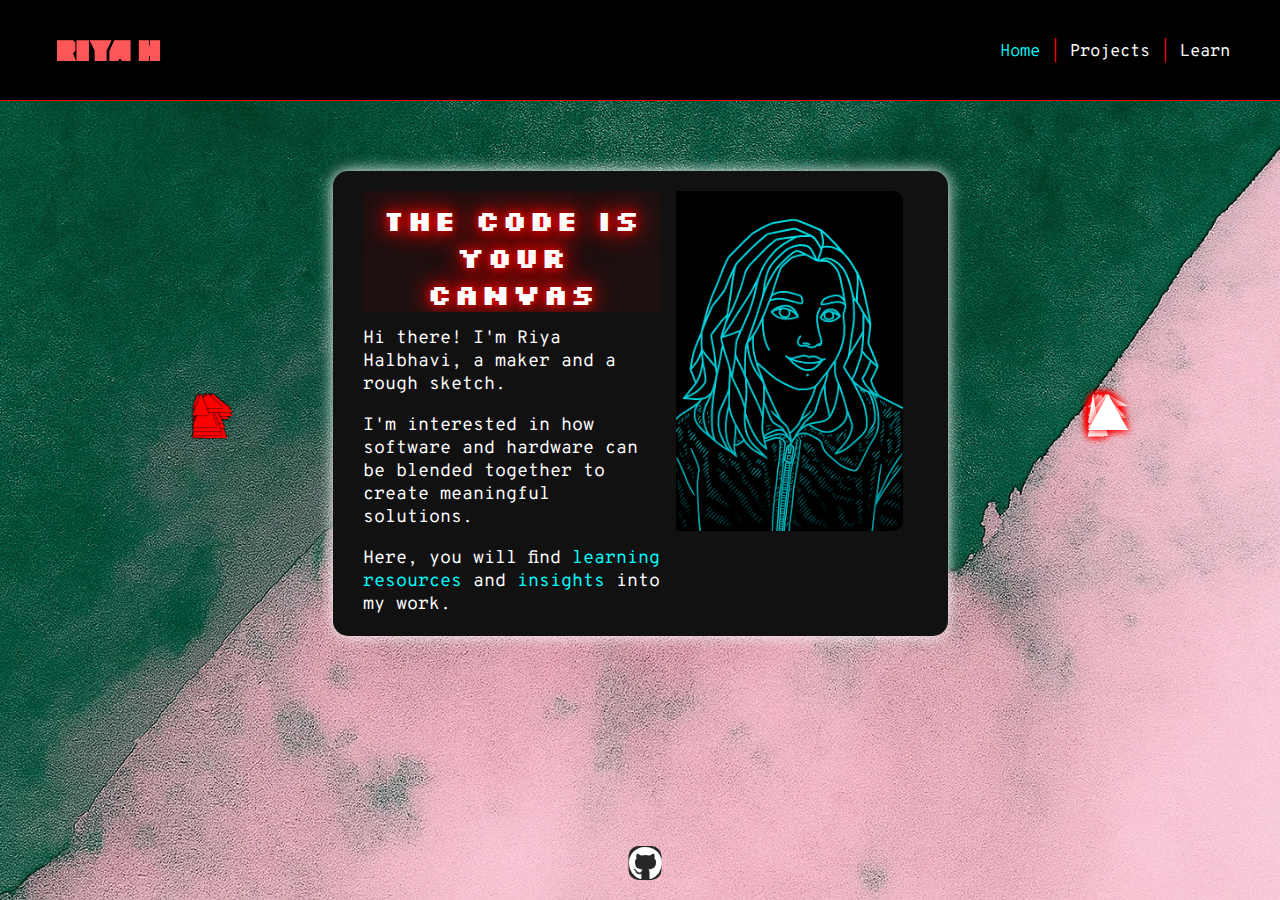
<file: index.html>
<!DOCTYPE html>
<html lang="en">
<head>
  <meta charset="UTF-8" />
  <meta name="viewport" content="width=device-width, initial-scale=1.0"/>
  <meta name="description" content="Riya Halbhavi's site | ">
  <title>Riya h | Dev x design</title>
  <meta name="google-site-verification" content="j-JDQ1V-xYaWhueZ4_6TTiJwYQkZ6MHaQRtOAptjJJo" />
  <meta name="msvalidate.01" content="3E5A7800F766EAC5F9D06BF8523C2061" />
  <link rel="stylesheet" href="https://cdnjs.cloudflare.com/ajax/libs/font-awesome/6.0.0-beta3/css/all.min.css">
  <link rel="preconnect" href="https://fonts.googleapis.com">
  <link rel="preconnect" href="https://fonts.gstatic.com" crossorigin>
  <link href="https://fonts.googleapis.com/css2?family=Overpass+Mono:wght@300..700&display=swap" rel="stylesheet">
  <link href="https://fonts.googleapis.com/css2?family=Titillium+Web:ital,wght@0,200;0,300;0,400;0,600;0,700;0,900;1,200;1,300;1,400;1,600;1,700&display=swap" rel="stylesheet">
  <link href="https://fonts.googleapis.com/css2?family=Silkscreen:wght@700&display=swap" rel="stylesheet">
  <link rel="stylesheet" href="styles/styles.css">
  <link rel="icon" href="styles/rh.png" type="image/png">
  <style> 
    body {
      margin: 0;
      color: white;
    }
    #cursor-trail-container {
      position: fixed;
      top: 0;
      left: 0;
      pointer-events: none;
      z-index: 10000;
    }
    .topbar {
      display: flex;
      justify-content: space-between;
      align-items: center;
      padding: 10px 20px;
      background: black;
    }
    .topbar .header {
      align-items: left;
      margin-left: 35px;
    }
    .topbar .menu {
      display: flex;
      gap: 10px;
      font-family: 'Overpass Mono', monospace;
      margin-right: 70px;
    }
    .topbar .menu a {
      color: white;
      text-decoration: none;
    }
    .topbar .menu span {
      color: red;
    }
    .social-icons a {
      color: white;
      margin-left: 10px;
      text-decoration: none;
    }

    .canvasred, .canvasblack, .canvaswhite, .canvasred2 {
      width: 240px;
      height: 240px;
      position: relative;
      background-color: transparent;
    }
    .trianglered, .triangleblack, .trianglewhite, .trianglered2 {
      position: absolute;
      width: 0;
      height: 0;
      animation: pulse1 5s ease-in-out infinite;
      transition: color 0.4s ease;
    }
    .trianglered {
      filter: drop-shadow(0 0 1px black);
    }
    .triangleblack {
      filter: drop-shadow(0 0 1px white);
      animation: pulse2 5s ease-in-out infinite;
      border-left: 12px solid transparent;
      border-right: 12px solid transparent;
      border-bottom: 24px solid black;
    }
    .trianglewhite {
      border-left: 12px solid transparent;
      border-right: 12px solid transparent;
      border-bottom: 24px solid white;
      filter: drop-shadow(0 0 4px red);
      animation: pulse2 5s ease-in-out infinite;
    }

    .trianglered2 {
      filter: drop-shadow(0 0 1px white);
      animation: pulse2 5s ease-in-out infinite;
    }
    @keyframes pulse1 {
      0%, 100% { transform: translate(var(--x), var(--y)) rotate(var(--r)) scale(1); }
      50% { transform: translate(calc(var(--x) * 0.6), calc(var(--y) * 0.6)) rotate(var(--r)) scale(1.1); }
    }
    @keyframes pulse2 {
      0%, 100% { transform: translate(var(--x), var(--y)) rotate(var(--r)) scale(1); }
      50% { transform: translate(calc(var(--x) * 0.6), calc(var(--y) * 0.6)) rotate(var(--r)) scale(1.1); }
    }
  </style>
</head>

<body>
<div id="cursor-trail-container"></div>
<div class="topbar">
  <div class="header" style="display: flex; align-items: center;">
    <a href="index.html">
      <img src="styles/banner.png" alt="Logo" style="height: 80px; display: block;" />
    </a>
  </div>
  <div class="menu">
    <a href="index.html"><span style="color: cyan";>Home</span></a><span>|</span>
    <a href="projects.html">Projects</a><span>|</span>
    <a href="learn.html">Learn</a>
  </div>
  <div class="social-icons">
    <a href="https://github.com/rh3nium" target="_blank" class="fab fa-github"></a>
  </div>
</div>
<br><br>
<div class="hero-flex-container">
    <div class="canvasred2" id="canvasred2"></div>
    <div class="center-box">
      <div class="text-content">
        <div class="glitch-wrapper">
          <div class="scanline">
            <div class="glitch small-glitch" data-text="The Code is Your Canvas" aria-hidden="true">The Code is Your Canvas</div>
          </div>
          </div>
        <p>Hi there! I'm Riya Halbhavi, a maker and a rough sketch.</p><br>
        <p>I'm interested in how software and hardware can be blended together to create meaningful solutions.</p><br>
        <p>Here, you will find <span style="color: aqua;">learning resources</span> and <span style="color: aqua;">insights</span> into my work.</p>
      </div>
      <div class="right-section">
        <img src="styles/99.png" alt="abt" />
      </div>
    </div>
    <div class="canvaswhite" id="canvaswhite"></div>
</div>

<script>
  function spawnTriangles(canvasId, className, color) {
    const canvas = document.getElementById(canvasId);
    const canvasSize = 200;
    const center = canvasSize / 2;
    const scaleFactor = 1.1;

    for (let i = 0; i < 25; i++) {
      const tri = document.createElement('div');
      tri.className = className;

      const base = Math.floor(Math.random() * 32) + 10;
      const height = Math.floor(Math.random() * 33) + 12;

      tri.style.borderLeft = `${base / 2}px solid transparent`;
      tri.style.borderRight = `${base / 2}px solid transparent`;
      tri.style.borderBottom = `${height}px solid ${color}`;

      const maxOffsetX = center - (base / 2) * scaleFactor;
      const maxOffsetY = center - height * scaleFactor;

      const offsetX = Math.random() * (maxOffsetX * 2) - maxOffsetX;
      const offsetY = Math.random() * (maxOffsetY * 2) - maxOffsetY;
      const rotation = Math.floor(Math.random() * 360);

      tri.style.setProperty('--x', `${offsetX}px`);
      tri.style.setProperty('--y', `${offsetY}px`);
      tri.style.setProperty('--r', `${rotation}deg`);

      tri.style.left = '50%';
      tri.style.top = '50%';

      canvas.appendChild(tri);
    }
  }

  spawnTriangles('canvasred2', 'trianglered', 'red');
  spawnTriangles('canvaswhite', 'trianglewhite', 'white');
</script>

<script>
  const trailContainer = document.getElementById('cursor-trail-container');

  document.addEventListener('mousemove', (e) => {
    const triangle = document.createElement('div');
    triangle.className = 'trianglewhite';
    triangle.style.left = `${e.clientX}px`;
    triangle.style.top = `${e.clientY}px`;
    triangle.style.position = 'absolute';

    trailContainer.appendChild(triangle);

    setTimeout(() => {
      triangle.style.opacity = '0';
    }, 100);

    setTimeout(() => {
      triangle.remove();
    }, 1000);
  });
</script>

</body>
</html>
</file>
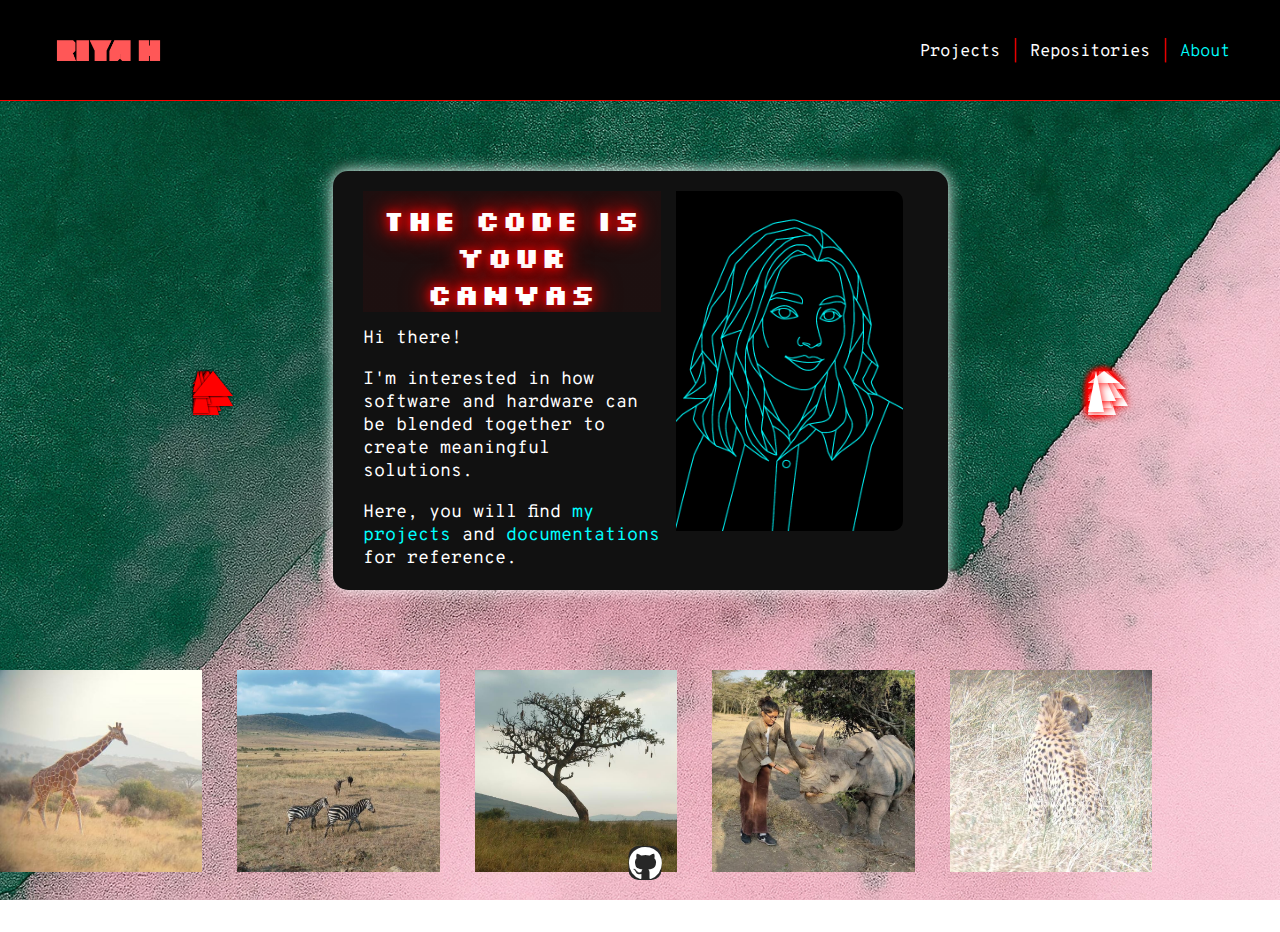
<file: about.html>
<!DOCTYPE html>
<html lang="en">
<head>
    <meta charset="UTF-8" />
    <meta name="viewport" content="width=device-width, initial-scale=1.0" />
    <title>About | Riya Halbhavi</title>

    <link rel="stylesheet" href="https://cdnjs.cloudflare.com/ajax/libs/font-awesome/6.0.0-beta3/css/all.min.css">
    <link rel="preconnect" href="https://fonts.googleapis.com">
    <link rel="preconnect" href="https://fonts.gstatic.com" crossorigin>
    <link href="https://fonts.googleapis.com/css2?family=Overpass+Mono:wght@300..700&display=swap" rel="stylesheet">
    <link href="https://fonts.googleapis.com/css2?family=Titillium+Web:ital,wght@0,200;0,300;0,400;0,600;0,700;0,900;1,200;1,300;1,400;1,600;1,700&display=swap" rel="stylesheet">
    <link href="https://fonts.googleapis.com/css2?family=Silkscreen:wght@700&display=swap" rel="stylesheet">
    <link rel="stylesheet" href="styles/styles.css">
    <link rel="icon" href="styles/rh.png" type="image/png">

    <style>
        body {
            margin: 0;
            color: white;
        }

        #cursor-trail-container {
            position: fixed;
            top: 0;
            left: 0;
            pointer-events: none;
            z-index: 10000;
        }

        .topbar {
            display: flex;
            justify-content: space-between;
            align-items: center;
            padding: 10px 20px;
            background: black;
        }

        .topbar .header {
            align-items: left;
            margin-left: 35px;
        }

        .topbar .menu {
            display: flex;
            gap: 10px;
            font-family: 'Overpass Mono', monospace;
            margin-right: 70px;
        }

        .topbar .menu a {
            color: white;
            text-decoration: none;
        }

        .topbar .menu span {
            color: red;
        }

        .social-icons a {
            color: white;
            margin-left: 10px;
            text-decoration: none;
        }

        .canvasred, .canvasblack, .canvaswhite, .canvasred2 {
            width: 240px;
            height: 240px;
            position: relative;
            background-color: transparent;
        }

        .trianglered, .triangleblack, .trianglewhite, .trianglered2 {
            position: absolute;
            width: 0;
            height: 0;
            animation: pulse1 5s ease-in-out infinite;
            transition: color 0.4s ease;
        }

        .trianglered {
            filter: drop-shadow(0 0 1px black);
        }

        .triangleblack {
            filter: drop-shadow(0 0 1px white);
            animation: pulse2 5s ease-in-out infinite;
            border-left: 12px solid transparent;
            border-right: 12px solid transparent;
            border-bottom: 24px solid black;
        }

        .trianglewhite {
            border-left: 12px solid transparent;
            border-right: 12px solid transparent;
            border-bottom: 24px solid white;
            filter: drop-shadow(0 0 4px red);
            animation: pulse2 5s ease-in-out infinite;
        }

        .trianglered2 {
            filter: drop-shadow(0 0 1px white);
            animation: pulse2 5s ease-in-out infinite;
        }

        @keyframes pulse1 {
            0%, 100% {
                transform: translate(var(--x), var(--y)) rotate(var(--r)) scale(1);
            }
            50% {
                transform: translate(calc(var(--x) * 0.6), calc(var(--y) * 0.6)) rotate(var(--r)) scale(1.1);
            }
        }

        @keyframes pulse2 {
            0%, 100% {
                transform: translate(var(--x), var(--y)) rotate(var(--r)) scale(1);
            }
            50% {
                transform: translate(calc(var(--x) * 0.6), calc(var(--y) * 0.6)) rotate(var(--r)) scale(1.1);
            }
        }

        .photo-grid {
            display: grid;
            grid-template-columns: repeat(auto-fit, minmax(200px, 1fr));
            gap: 35px;
            justify-items: center;
            align-items: center;
            margin: 60px 0;
            width: 90%;
        }

        .photo-grid img {
            width: 100%;
            aspect-ratio: 1 / 1;
            object-fit: cover;
            transition: transform 0.3s ease;
        }

        .photo-grid img:hover {
            transform: scale(1.05);
        }
    </style>
</head>
<body>

    <div id="cursor-trail-container"></div>

    <div class="topbar">
        <div class="header" style="display: flex; align-items: center;">
            <a href="index.html">
                <img src="styles/banner.png" alt="Logo" style="height: 80px; display: block;" />
            </a>
        </div>
        <div class="menu">
            <a href="index.html">Projects</a><span style="color: red">|</span>
            <a href="repos.html">Repositories</a><span style="color: red">|</span>
            <a href="about.html"><span style="color: cyan;">About</span></a>
        </div>
        <div class="social-icons">
            <a href="https://github.com/rh3nium" target="_blank" class="fab fa-github"></a>
        </div>
    </div>

    <br><br>

    <div class="hero-flex-container">
        <div class="canvasred2" id="canvasred2"></div>

        <div class="center-box">
            <div class="text-content">
                <div class="glitch-wrapper">
                    <div class="scanline">
                        <div class="glitch small-glitch" data-text="The Code is Your Canvas" aria-hidden="true">
                            The Code is Your Canvas
                        </div>
                    </div>
                </div>

                <p>Hi there!</p><br>
                <p>I'm interested in how software and hardware can be blended together to create meaningful solutions.</p><br>
                <p>Here, you will find <span style="color: aqua;">my projects</span> and <span style="color: aqua;">documentations</span> for reference.</p>
            </div>

            <div class="right-section">
                <img src="styles/8897.png" alt="abt" />
            </div>
        </div>

        <div class="canvaswhite" id="canvaswhite"></div>
    </div>

    <!-- Photo Grid -->
    <div class="photo-grid">
        <img src="img/pic1.jpeg" alt="Photo 1">
        <img src="img/pic2.jpeg" alt="Photo 2">
        <img src="img/pic3.jpeg" alt="Photo 3">
        <img src="img/pic4.jpeg" alt="Photo 4">
        <img src="img/pic5.jpeg" alt="Photo 5">
    </div>

    <script>
        function spawnTriangles(canvasId, className, color) {
            const canvas = document.getElementById(canvasId);
            const canvasSize = 200;
            const center = canvasSize / 2;
            const scaleFactor = 1.1;

            for (let i = 0; i < 25; i++) {
                const tri = document.createElement('div');
                tri.className = className;

                const base = Math.floor(Math.random() * 32) + 10;
                const height = Math.floor(Math.random() * 33) + 12;

                tri.style.borderLeft = `${base / 2}px solid transparent`;
                tri.style.borderRight = `${base / 2}px solid transparent`;
                tri.style.borderBottom = `${height}px solid ${color}`;

                const maxOffsetX = center - (base / 2) * scaleFactor;
                const maxOffsetY = center - height * scaleFactor;
                const offsetX = Math.random() * (maxOffsetX * 2) - maxOffsetX;
                const offsetY = Math.random() * (maxOffsetY * 2) - maxOffsetY;
                const rotation = Math.floor(Math.random() * 360);

                tri.style.setProperty('--x', `${offsetX}px`);
                tri.style.setProperty('--y', `${offsetY}px`);
                tri.style.setProperty('--r', `${rotation}deg`);

                tri.style.left = '50%';
                tri.style.top = '50%';

                canvas.appendChild(tri);
            }
        }

        spawnTriangles('canvasred2', 'trianglered', 'red');
        spawnTriangles('canvaswhite', 'trianglewhite', 'white');
    </script>

    <script>
        const trailContainer = document.getElementById('cursor-trail-container');
        document.addEventListener('mousemove', (e) => {
            const triangle = document.createElement('div');
            triangle.className = 'trianglewhite';
            triangle.style.left = `${e.clientX}px`;
            triangle.style.top = `${e.clientY}px`;
            triangle.style.position = 'absolute';

            trailContainer.appendChild(triangle);

            setTimeout(() => {
                triangle.style.opacity = '0';
            }, 100);

            setTimeout(() => {
                triangle.remove();
            }, 1000);
        });
    </script>

</body>
</html>
</file>
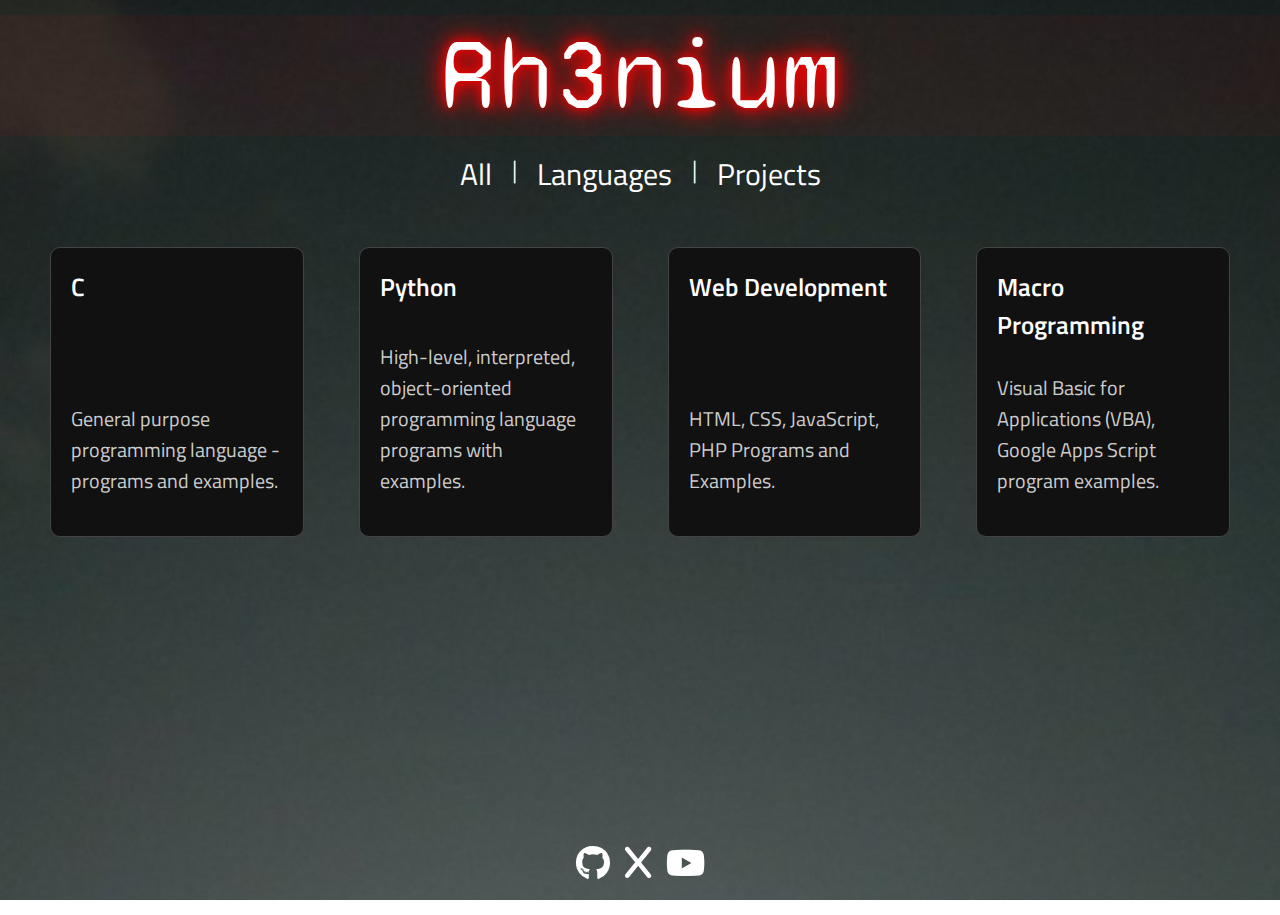
<file: la.html>
<!DOCTYPE html>
<html lang="en">
<head>
  <meta charset="UTF-8" />
  <meta name="viewport" content="width=device-width, initial-scale=1.0"/>
  <title>Rh3nium | Languages</title>
  <link rel="stylesheet" href="https://cdnjs.cloudflare.com/ajax/libs/font-awesome/6.0.0-beta3/css/all.min.css">
  <link href="https://fonts.googleapis.com/css2?family=Titillium+Web:wght@200;300;400;600;700;900&display=swap" rel="stylesheet">
  <link href="https://fonts.googleapis.com/css2?family=Syne+Mono&display=swap" rel="stylesheet">
  <style>
body {
  background-image: url('bg.png');
  background-size: cover; 
  background-position: center;  
  background-repeat: no-repeat; 
  background-attachment: fixed;  
  
  color: white;
  margin: 0;
  font-family: 'Titillium Web', sans-serif;
  overflow: hidden;
  height: 100vh;       
}
    .header h1 {
        font-weight: 700;
        font-size: 65px;
        color: white;
        text-align: center;
        font-family: 'Syne Mono', monospace;
    }

    .header a {
        text-decoration: none;
    }

    .menu {
        display: flex;
        justify-content: center;
        flex-wrap: wrap;
        margin-top: 10px;
        gap: 20px;
        font-size: 24px;
    }

    .menu a { 
      text-decoration: none;
      color: #fff;
      font-weight: 400;
      font-size: 30px;
      transition: color 0.3s ease;
    }

    .menu a:hover {
      color: #ff0000;
    }

    .menu span {
      color: #fff;
      font-weight: 300;
    }

    .social-icons {
      position: fixed;
      bottom: 20px;
      left: 50%;
      transform: translateX(-50%);
      display: flex;
      gap: 15px;
      justify-content: center;
      z-index: 10;
    }

    .social-icons a {
      font-size: 35px;
      color: white;
      text-decoration: none;
    }

    .social-icons a:hover {
      color: #ff0000;
    }

    .glitch-wrapper {
      position: relative;
      margin-top: 15px;
      margin-bottom: 15px;
      text-align: center;
    }

    .glitch {
      font-family: 'Syne Mono', monospace;
      font-size: 100px;
      letter-spacing: 2px;
      color: white;
      text-shadow: 0 0 10px red, 0 0 20px red, 0 0 30px red;
      position: relative;
      z-index: 2;
    }

    .glitch::before,
    .glitch::after {
      content: attr(data-text);
      position: absolute;
      left: 0;
      top: 0;
      width: 100%;
      opacity: 0.8;
      clip-path: inset(0 0 100% 0);
    }

    .glitch::before {
      color: #ff00ff;
      animation: glitchTop 2s infinite linear alternate-reverse;
    }

    .glitch::after {
      color: #00ffff;
      animation: glitchBottom 1.5s infinite linear alternate-reverse;
    }

    @keyframes glitchTop {
      0% { clip-path: inset(0 0 100% 0); }
      10% { clip-path: inset(0 0 75% 0); }
      20% { clip-path: inset(10% 0 65% 0); }
      40% { clip-path: inset(20% 0 50% 0); }
      60% { clip-path: inset(30% 0 30% 0); }
      80% { clip-path: inset(40% 0 20% 0); }
      100% { clip-path: inset(50% 0 0% 0); }
    }

    @keyframes glitchBottom {
      0% { clip-path: inset(50% 0 0% 0); }
      20% { clip-path: inset(30% 0 20% 0); }
      40% { clip-path: inset(20% 0 30% 0); }
      60% { clip-path: inset(10% 0 50% 0); }
      80% { clip-path: inset(5% 0 60% 0); }
      100% { clip-path: inset(0% 0 100% 0); }
    }

    .scanline {
      position: absolute;
      top: 0;
      left: 0;
      height: 100%;
      width: 100%;
      overflow: hidden;
      pointer-events: none;
      z-index: 1;
    }

    .scanline::before {
      content: '';
      position: absolute;
      top: -100%;
      left: 0;
      width: 100%;
      height: 200%;
      background: repeating-linear-gradient(
        to bottom,
        transparent 0,
        rgba(255, 0, 0, 0.1) 1px,
        transparent 2px
      );
      animation: scan 2s linear infinite;
    }

    @keyframes scan {
      0% { top: -100%; }
      100% { top: 0%; }
    }

    .sparkle-container {
      position: absolute;
      top: 0;
      left: 0;
      width: 100%;
      height: 100%;
      pointer-events: none;
      z-index: 0;
    }

    .sparkle {
      position: absolute;
      width: 2px;
      height: 2px;
      background: red;
      opacity: 0;
      border-radius: 50%;
      animation: flicker 1s infinite ease-in-out;
    }

    @keyframes flicker {
      0%, 100% { opacity: 0; }
      10%, 90% { opacity: 1; }
    }

    .sr-only {
      position: absolute;
      width: 1px;
      height: 1px;
      padding: 0;
      overflow: hidden;
      clip: rect(0, 0, 0, 0);
      white-space: nowrap;
      border: 0;
    }

.repo-grid {
  display: grid;
  grid-template-columns: repeat(4, 1fr);
  gap: 15px;
  padding: 30px;
  max-width: 1800px;
  margin: auto;
}

.repo-card {
  background-color: #111;
  color: #fff;
  text-decoration: none;
  padding: 20px;
  border: 1px solid #444;
  border-radius: 10px;
  transition: all 0.3s ease;
  display: flex;
  flex-direction: column;
  justify-content: space-between;
  margin: 20px;
}

.repo-card h3 {
  margin-top: 0;
  margin-bottom: 8px;
  font-size: 25px;
  font-weight: 600;
}

.repo-card p {
  font-size: 20px;
  color: #ccc;
}

.repo-card:hover {
  color: #ff0000;
  border-color: #ff0000;
}

  </style>
</head>

<body>

  <div class="header">
    <a href="index.html">
      <div class="glitch-wrapper">
        <div class="glitch" data-text="Rh3nium" aria-hidden="true">Rh3nium</div>
        <div class="scanline"></div>
        <div class="sparkle-container" id="sparkleContainer"></div>
      </div>
    </a>
  </div>

  <div class="menu">
    <a href="all.html">All</a><span>|</span>
    <a href="la.html">Languages</a><span>|</span>
    <a href="pr.html">Projects</a>
  </div>

  <div class="social-icons">
    <a href="https://github.com/rh3nium" target="_blank" class="fab fa-github"></a>
    <a href="https://x.com/rh3nium_" target="_blank" class="fab fa-x"></a>
    <a href="https://www.youtube.com/@rrh3nium" target="_blank" class="fab fa-youtube"></a>
  </div>

  <script>
    const sparkleContainer = document.getElementById('sparkleContainer');
    for (let i = 0; i < 1000; i++) {
      const sparkle = document.createElement('div');
      sparkle.classList.add('sparkle');
      sparkle.style.top = Math.random() * 100 + '%';
      sparkle.style.left = Math.random() * 100 + '%';
      sparkle.style.animationDelay = (Math.random() * 1.5) + 's';
      sparkleContainer.appendChild(sparkle);
    }
  </script>

  <div class="repo-grid">
    <a href="https://github.com/rh3nium/C" target="_blank" class="repo-card">
      <h3>C</h3>
      <p>General purpose programming language - programs and examples.</p>
    </a>
    <a href="https://github.com/rh3nium/Python" target="_blank" class="repo-card">
      <h3>Python</h3>
      <p>High-level, interpreted, object-oriented programming language programs with examples.</p>
    </a>
    <a href="https://github.com/rh3nium/Web-Development" target="_blank" class="repo-card">
      <h3>Web Development</h3>
      <p>HTML, CSS, JavaScript, PHP Programs and Examples.</p>
    </a>
    <a href="https://github.com/rh3nium/Macro-Programming" target="_blank" class="repo-card">
      <h3>Macro Programming</h3>
      <p>Visual Basic for Applications (VBA), Google Apps Script program examples.</p>
    </a>
  </div>

</body>
</html>
</file>
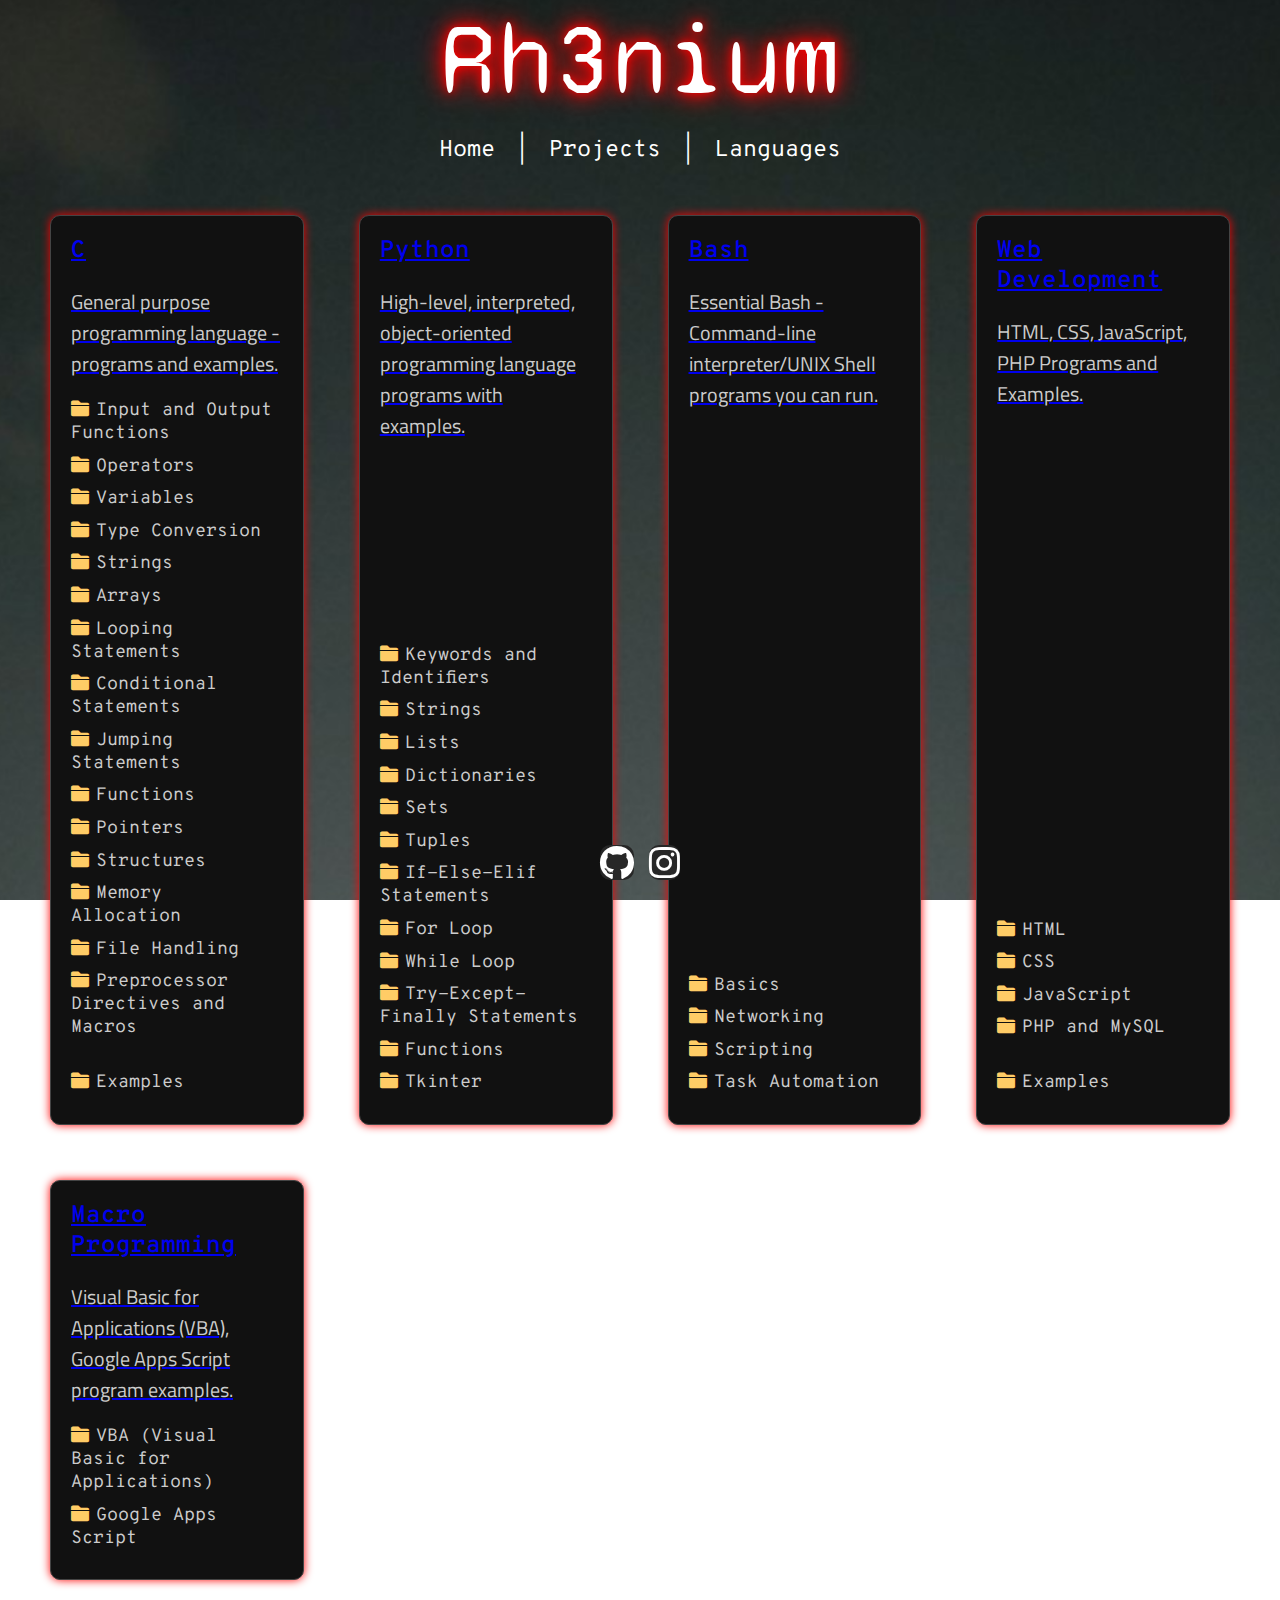
<file: langs.html>
<!DOCTYPE html>
<html lang="en">
<head> 
  <meta charset="UTF-8" />
  <meta name="viewport" content="width=device-width, initial-scale=1.0"/>
  <title>Rh3nium | languages</title>

  <link rel="stylesheet" href="https://cdnjs.cloudflare.com/ajax/libs/font-awesome/6.0.0-beta3/css/all.min.css">
  <link rel="preconnect" href="https://fonts.googleapis.com">
  <link rel="preconnect" href="https://fonts.gstatic.com" crossorigin>
  <link href="https://fonts.googleapis.com/css2?family=Titillium+Web:wght@200;300;400;600;700;900&display=swap" rel="stylesheet">
  <link href="https://fonts.googleapis.com/css2?family=Syne+Mono&display=swap" rel="stylesheet">
  <link href="https://fonts.googleapis.com/css2?family=Overpass+Mono:wght@300..700&display=swap" rel="stylesheet">

  <link rel="stylesheet" href="styles.css">
  <link rel="icon" href="/favicon1.png" type="image/png">

  <style>
    .folder-list ul {
      list-style: none;
      padding: 0;
      margin: 0;
    }
    .folder-list li {
      font-family: 'Overpass Mono', monospace;
      font-size: 18px;
      color: #ccc;
      margin-bottom: 0.6rem;
    }
    .folder-list a {
      text-decoration: none;
      color: inherit;
      transition: color 0.3s ease;
    }
    .folder-list a:hover {
      color: red;
    }
    .folder-list i {
      margin-right: 0.4em;
      color: #ffcc66;
    }
    .folder-list li.break-before {
      margin-top: 2rem;
    }
  </style>
</head>

<body>

  <div class="header">
    <a href="index.html">
      <div class="glitch-wrapper">
        <div class="glitch" data-text="" aria-hidden="true">Rh3nium</div>
      </div>
    </a>
  </div>

  <div class="menu">
    <a href="index.html">Home</a><span>|</span>
    <a href="projects.html">Projects</a><span>|</span>
    <a href="langs.html">Languages</a>
  </div>

  <div class="social-icons">
    <a href="https://github.com/rh3nium" target="_blank" class="fab fa-github"></a>
    <a href="https://instagram.com/rh3nium_" target="_blank" class="fab fa-instagram"></a>
  </div>

  <!-- Repo Grid -->
  <div class="repo-grid">

    <!-- C Repo -->
    <div class="repo-card">
      <a href="https://github.com/rh3nium/C" target="_blank">
        <h3>C</h3>
        <p>General purpose programming language - programs and examples.</p>
      </a>
      <div class="folder-list">
        <ul>
          <li><a href="https://github.com/rh3nium/C/tree/main/Input%20and%20Output%20Functions"><i class="fas fa-folder"></i>Input and Output Functions</a></li>
          <li><a href="https://github.com/rh3nium/C/tree/main/Operators"><i class="fas fa-folder"></i>Operators</a></li>
          <li><a href="https://github.com/rh3nium/C/tree/main/Variables"><i class="fas fa-folder"></i>Variables</a></li>
          <li><a href="https://github.com/rh3nium/C/tree/main/Type%20Conversion"><i class="fas fa-folder"></i>Type Conversion</a></li>
          <li><a href="https://github.com/rh3nium/C/tree/main/Strings"><i class="fas fa-folder"></i>Strings</a></li>
          <li><a href="https://github.com/rh3nium/C/tree/main/Arrays"><i class="fas fa-folder"></i>Arrays</a></li>
          <li><a href="https://github.com/rh3nium/C/tree/main/Looping%20Statements"><i class="fas fa-folder"></i>Looping Statements</a></li>
          <li><a href="https://github.com/rh3nium/C/tree/main/Conditional%20Statements"><i class="fas fa-folder"></i>Conditional Statements</a></li>
          <li><a href="https://github.com/rh3nium/C/tree/main/Jumping%20Statements"><i class="fas fa-folder"></i>Jumping Statements</a></li>
          <li><a href="https://github.com/rh3nium/C/tree/main/Functions"><i class="fas fa-folder"></i>Functions</a></li>
          <li><a href="https://github.com/rh3nium/C/tree/main/Pointers"><i class="fas fa-folder"></i>Pointers</a></li>
          <li><a href="https://github.com/rh3nium/C/tree/main/Structures"><i class="fas fa-folder"></i>Structures</a></li>
          <li><a href="https://github.com/rh3nium/C/tree/main/Memory%20Allocation"><i class="fas fa-folder"></i>Memory Allocation</a></li>
          <li><a href="https://github.com/rh3nium/C/tree/main/File%20Handling"><i class="fas fa-folder"></i>File Handling</a></li>
          <li><a href="https://github.com/rh3nium/C/tree/main/Preprocessor%20Directives%20and%20Macros"><i class="fas fa-folder"></i>Preprocessor Directives and Macros</a></li>
          <li class="break-before"><a href="https://github.com/rh3nium/C/tree/main/Examples"><i class="fas fa-folder"></i>Examples</a></li>
        </ul>
      </div>
    </div>

    <!-- Python Repo -->
    <div class="repo-card">
      <a href="https://github.com/rh3nium/Python" target="_blank">
        <h3>Python</h3>
        <p>High-level, interpreted, object-oriented programming language programs with examples.</p>
      </a>
      <div class="folder-list">
        <ul>
          <li><a href="https://github.com/rh3nium/Python/tree/main/Keywords%20and%20Identifiers"><i class="fas fa-folder"></i>Keywords and Identifiers</a></li>
          <li><a href="https://github.com/rh3nium/Python/tree/main/Strings"><i class="fas fa-folder"></i>Strings</a></li>
          <li><a href="https://github.com/rh3nium/Python/tree/main/Lists"><i class="fas fa-folder"></i>Lists</a></li>
          <li><a href="https://github.com/rh3nium/Python/tree/main/Dictionaries"><i class="fas fa-folder"></i>Dictionaries</a></li>
          <li><a href="https://github.com/rh3nium/Python/tree/main/Sets"><i class="fas fa-folder"></i>Sets</a></li>
          <li><a href="https://github.com/rh3nium/Python/tree/main/Tuples"><i class="fas fa-folder"></i>Tuples</a></li>
          <li><a href="https://github.com/rh3nium/Python/tree/main/If-Else-Elif%20Statements"><i class="fas fa-folder"></i>If-Else-Elif Statements</a></li>
          <li><a href="https://github.com/rh3nium/Python/tree/main/For%20Loop"><i class="fas fa-folder"></i>For Loop</a></li>
          <li><a href="https://github.com/rh3nium/Python/tree/main/While%20Loop"><i class="fas fa-folder"></i>While Loop</a></li>
          <li><a href="https://github.com/rh3nium/Python/tree/main/Try-Except-Finally%20Statements"><i class="fas fa-folder"></i>Try-Except-Finally Statements</a></li>
          <li><a href="https://github.com/rh3nium/Python/tree/main/Functions"><i class="fas fa-folder"></i>Functions</a></li>
          <li><a href="https://github.com/rh3nium/Python/tree/main/Tkinter"><i class="fas fa-folder"></i>Tkinter</a></li>
        </ul>
      </div>
    </div>

    <!-- Bash Repo -->
    <div class="repo-card">
      <a href="https://github.com/rh3nium/Bash" target="_blank">
        <h3>Bash</h3>
        <p>Essential Bash - Command-line interpreter/UNIX Shell programs you can run.</p>
      </a>
      <div class="folder-list">
        <ul>
          <li><a href="https://github.com/rh3nium/Bash/tree/main"><i class="fas fa-folder"></i>Basics</a></li>
          <li><a href="https://github.com/rh3nium/Bash/tree/main"><i class="fas fa-folder"></i>Networking</a></li>
          <li><a href="https://github.com/rh3nium/Bash/tree/main"><i class="fas fa-folder"></i>Scripting</a></li>
          <li><a href="https://github.com/rh3nium/Bash/tree/main"><i class="fas fa-folder"></i>Task Automation</a></li>
        </ul>
      </div>
    </div>

    <!-- Web Development Repo -->
    <div class="repo-card">
      <a href="https://github.com/rh3nium/Web-Development" target="_blank">
        <h3>Web Development</h3>
        <p>HTML, CSS, JavaScript, PHP Programs and Examples.</p>
      </a>
      <div class="folder-list">
        <ul>
          <li><a href="https://github.com/rh3nium/Web-Development/tree/main/HTML"><i class="fas fa-folder"></i>HTML</a></li>
          <li><a href="https://github.com/rh3nium/Web-Development/tree/main/CSS"><i class="fas fa-folder"></i>CSS</a></li>
          <li><a href="https://github.com/rh3nium/Web-Development/tree/main/JavaScript"><i class="fas fa-folder"></i>JavaScript</a></li>
          <li><a href="https://github.com/rh3nium/Web-Development/tree/main/PHP"><i class="fas fa-folder"></i>PHP and MySQL</a></li>
          <li class="break-before"><a href="https://github.com/rh3nium/Web-Development/tree/main/Examples"><i class="fas fa-folder"></i>Examples</a></li>
        </ul>
      </div>
    </div>

    <!-- Macro Programming Repo -->
    <div class="repo-card">
      <a href="https://github.com/rh3nium/Macro-Programming" target="_blank">
        <h3>Macro Programming</h3>
        <p>Visual Basic for Applications (VBA), Google Apps Script program examples.</p>
      </a>
      <div class="folder-list">
        <ul>
          <li><a href="https://github.com/rh3nium/Macro-Programming/tree/main/Visual%20Basic%20for%20Applications%20(VBA)"><i class="fas fa-folder"></i>VBA (Visual Basic for Applications)</a></li>
          <li><a href="https://github.com/rh3nium/Macro-Programming/tree/main/Google%20Apps%20Script"><i class="fas fa-folder"></i>Google Apps Script </a></li>
        </ul>
      </div>
    </div>

  </div>

</body>
</html>
</file>
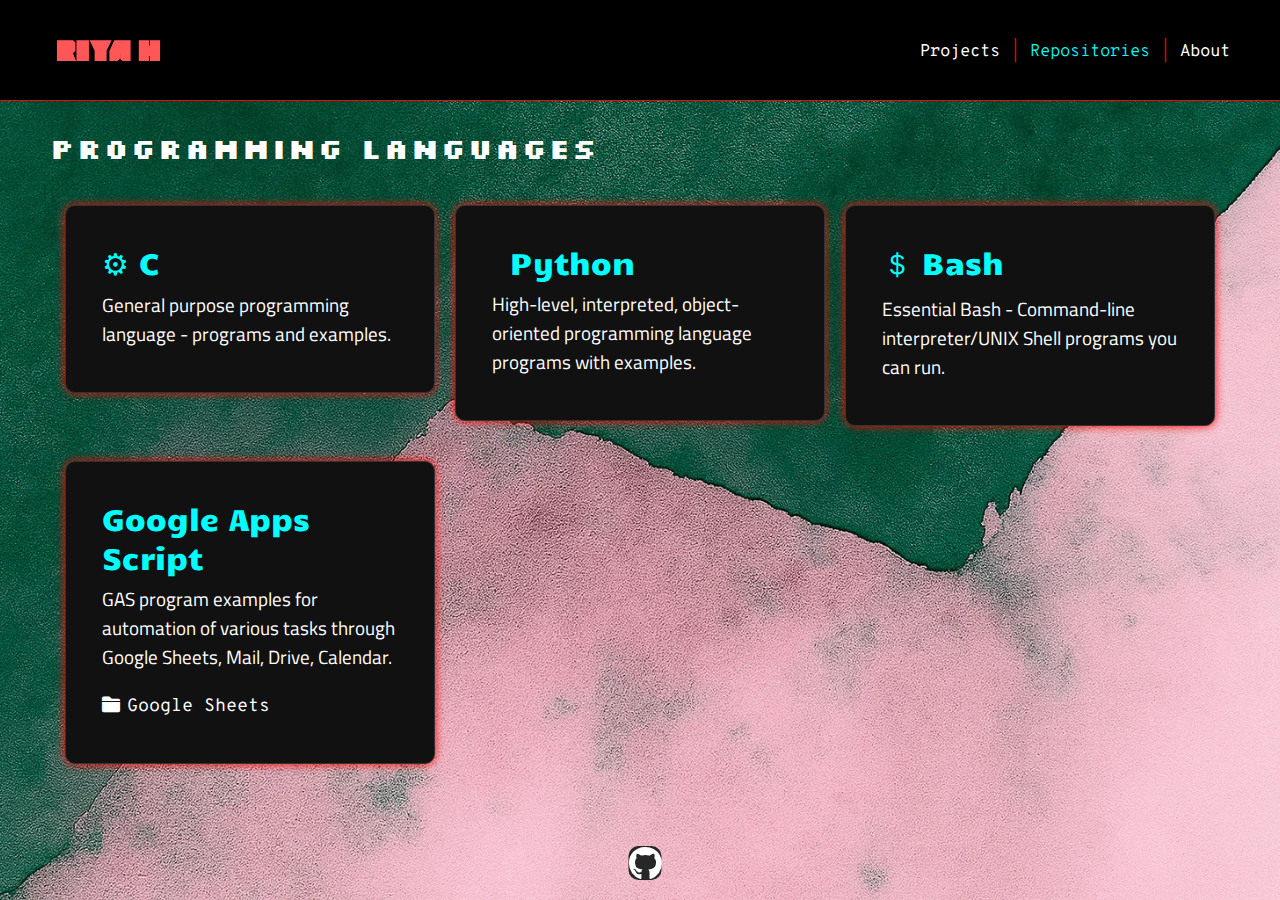
<file: repos.html>
<!DOCTYPE html>
<html lang="en">
<head>
  <meta charset="UTF-8" />
  <meta name="viewport" content="width=device-width, initial-scale=1.0"/>
  <title>Repositories | Riya halbhavi</title>
  <link rel="stylesheet" href="https://cdnjs.cloudflare.com/ajax/libs/font-awesome/6.0.0-beta3/css/all.min.css">
  <link rel="preconnect" href="https://fonts.googleapis.com">
  <link rel="preconnect" href="https://fonts.gstatic.com" crossorigin>
  <link href="https://fonts.googleapis.com/css2?family=Titillium+Web:wght@200;300;400;600;700;900&display=swap" rel="stylesheet">
  <link href="https://fonts.googleapis.com/css2?family=Overpass+Mono:wght@300..700&display=swap" rel="stylesheet">
  <link href="https://fonts.googleapis.com/css2?family=Silkscreen:wght@400;700&display=swap" rel="stylesheet">
    <link href="https://fonts.googleapis.com/css2?family=Candal&display=swap" rel="stylesheet">
  <link rel="stylesheet" href="styles/styles.css">
  <link rel="icon" href="styles/rh.png" type="image/png">

  <style>
#cursor-trail-container3 {
  position: fixed;
  top: 0;
  left: 0;
  pointer-events: none;
  z-index: 10000;
}
.trianglewhite3 {
  border-left: 12px solid transparent;
  border-right: 12px solid transparent;
  border-bottom: 24px solid white;
  filter: drop-shadow(0 0 4px red);
  animation: pulse3 5s ease-in-out infinite;
}
@keyframes pulse3 {
  0%, 100% {
    transform: translate(var(--x, 0), var(--y, 0)) rotate(var(--r, 0)) scale(1);
  }
  50% {
    transform: translate(calc(var(--x, 0) * 0.6), calc(var(--y, 0) * 0.6)) rotate(var(--r, 0)) scale(1.1);
  }
}
  .topbar {
    display: flex;
    justify-content: space-between;
    align-items: center;
    padding: 10px 20px;
    background: black;
  }
  .topbar .header {
    align-items: left;
    margin-left: 35px;
  }
  .topbar .menu {
    display: flex;
    gap: 10px;
    font-family: 'Overpass Mono', monospace;
    align-items: right;
    margin-right: 70px;
  }

    .topbar .menu a {
      color: white;
      text-decoration: none;
    }
    .topbar .menu span {
      color: red;
    }

    .social-icons a {
      color: white;
      margin-left: 10px;
      text-decoration: none;
    }
    .social-icons a {
      color: white;
      margin-left: 10px;
      text-decoration: none;
    }

    .folder-list ul {
      list-style: none;
      padding: 0 1rem 1rem 1rem;
      margin: 0;
    }
    .folder-list li {
      font-family: 'Overpass Mono', monospace;
      font-size: 18px;
      color: white;
      margin-bottom: 0.6rem;
    }
    .folder-list a {
      text-decoration: none;
      color: inherit;
      transition: color 0.3s ease;
    }
    .folder-list a:hover {
      color: aqua;
    }
    .folder-list i {
      margin-right: 0.4em;
      color: white;
    }
    .folder-list li.break-before {
      margin-top: 2rem;
    }
.repo-grid {
  display: grid;
  grid-template-columns: repeat(3, 1fr);
  gap: 20px;
  padding: 20px 50px;
}
.repo-card {
  background-color: #111;
  border: 1px solid #333;
  overflow: hidden;
  transition: transform 0.3s ease, box-shadow 0.3s ease;
  display: flex;
  flex-direction: column;
}
.repo-card:hover {
  transform: translateY(-5px);
  box-shadow: 0 8px 16px rgba(255, 0, 0, 0.4);
}
.repo-card > a {
  color: inherit;
  text-decoration: none;
  display: block;
}
.repo-card h3 {
  margin: 1rem 1rem 0.5rem;
  font-size: 30px;
  font-family: "Candal", sans-serif;
  font-weight: 400;
  color: aqua;
  transition: color 0.3s ease;
  text-align: left;
}
.repo-card:hover h3 {
  color: #de9cf0;
}
.repo-card p {
  margin: 0 1rem 1.5rem;
  font-size: 19px;
  font-family: 'Titillium Web', sans-serif;
  color: white;
}

.project-grid {
  display: grid;
  grid-template-columns: repeat(3, 1fr);
  padding-bottom: 10px;
}
.project-card {
  background-color: #111;
  border: 1px solid #333;
  overflow: hidden;
  transition: transform 0.3s ease, box-shadow 0.3s ease;
  display: flex;
  flex-direction: column;
  height: 100%;
  padding-bottom: 10px;
  display: block;
}
.project-card:hover {
  transform: translateY(-5px);
  box-shadow: 0 8px 16px rgba(255, 0, 0, 0.4);
}
.project-card a {
  color: inherit;
  text-decoration: none;
  display: block;
  height: 100%;
}
.project-card img {
  width: 100%;
  height: auto;
  display: block;
}
.project-card h3 {
  margin: 1rem 1rem 0.5rem;
  font-size: 25px;
  font-weight: 600;
  font-family: 'Overpass Mono', monospace;
  color: aqua;
  transition: color 0.3s ease;
  text-align: left;
}
.project-card:hover h3 {
  color: #de9cf0;
}
.project-card p {
  margin: 0 1rem 1.5rem;
  font-size: 19px;
  font-family: 'Titillium Web', sans-serif;
  color: white;
}
a {
  text-decoration: none;
}
.download-btn {
  display: inline-block;
  padding: 10px 20px;
  background-color: #ff0055;
  color: white;
  font-family: 'Overpass Mono', monospace;
  font-size: 18px;
  border: none;
  font-weight: bold;
  border-radius: 5px;
  text-decoration: none;
  transition: background-color 0.3s ease;
}
.download-btn:hover {
  background-color: #ff3366;
}
h1 {
  font-family: "Silkscreen", sans-serif;
  font-weight: 700;
  font-style: normal;
  margin-left: 50px;
  margin-top: 50px;
  font-size: 28px;
  color: white;
}
  </style>
</head>


<body>
<div id="cursor-trail-container3"></div>
<div style="display: flex;">
  <div id="main-content" style="flex: 1;">

<div class="topbar">
<div class="header" style="display: flex; align-items: center;">
  <a href="index.html">
    <img src="styles/banner.png" alt="Logo" style="height: 80px; display: block;" />
  </a>
</div>
  <div class="menu">
    <a href="index.html">Projects</a><span style="color: red">|</span>
    <a href="repos.html"><span style="color: cyan;">Repositories</span></a><span style="color: red">|</span>
    <a href="about.html">About</a>
  </div>
  <div class="social-icons">
    <a href="https://github.com/rh3nium" target="_blank" class="fab fa-github"></a>
  </div>
</div>

<h1>Programming Languages</h1>

  <div class="repo-grid">

    <a href="https://rh3nium.github.io/C/" target="_blank">
      <div class="repo-card">
        <h3>⚙︎ C</h3>
        <p>General purpose programming language - programs and examples.</p>
      </div>
    </a>

    <a href="https://rh3nium.github.io/Python/" target="_blank">
      <div class="repo-card">
        <h3>𓆗 Python</h3>
        <p>High-level, interpreted, object-oriented programming language programs with examples.</p>
      </div>
    </a>

    <a href="https://rh3nium.github.io/Bash/" target="_blank">
      <div class="repo-card">
        <h3>＄ Bash</h3>
        <p>Essential Bash - Command-line interpreter/UNIX Shell programs you can run.</p>
      </div>
    </a>
    
    <div class="repo-card">
      <a href="https://github.com/rh3nium/Google-Apps-Script---Workflow-Automation" target="_blank">
        <h3>Google Apps Script</h3>
        <p>GAS program examples for automation of various tasks through Google Sheets, Mail, Drive, Calendar.</p>
      </a>
      <div class="folder-list">
        <ul>
          <li><a href="https://github.com/rh3nium/Google-Apps-Script---Workflow-Automation/tree/main/Google%20Sheets"><i class="fas fa-folder"></i>Google Sheets</a></li>
        </ul>
      </div>
    </div>

  </div>
  </div>

  <br>

  </div> 
</div>


<script>
  const trailContainer3 = document.getElementById('cursor-trail-container3');

  document.addEventListener('mousemove', (e) => {
    const triangle3 = document.createElement('div');
    triangle3.className = 'trianglewhite3';
    triangle3.style.left = `${e.clientX}px`;
    triangle3.style.top = `${e.clientY}px`;
    triangle3.style.position = 'absolute';

    trailContainer3.appendChild(triangle3);

    setTimeout(() => {
      triangle3.style.opacity = '0';
    }, 100);

    setTimeout(() => {
      triangle3.remove();
    }, 1000);
  });
</script>


</body>
</html>
</file>
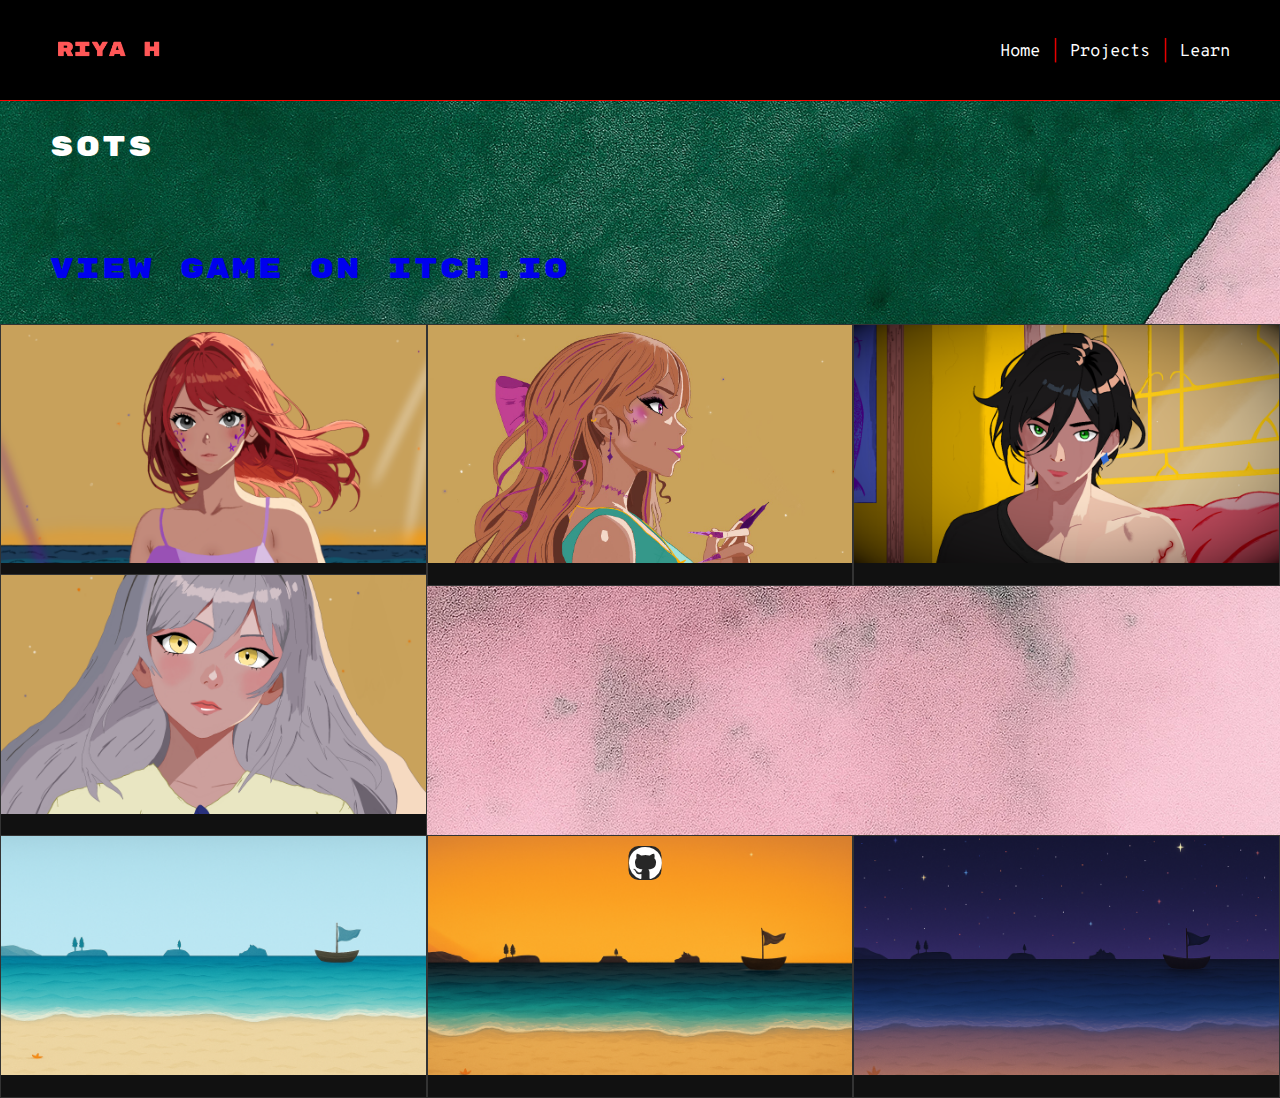
<file: sotsgame.html>
<!DOCTYPE html>
<html lang="en">
<head>
  <meta charset="UTF-8" />
  <meta name="viewport" content="width=device-width, initial-scale=1.0"/>
  <title>SOTS Game | Riya h</title>
  <link rel="stylesheet" href="https://cdnjs.cloudflare.com/ajax/libs/font-awesome/6.0.0-beta3/css/all.min.css">
  <link rel="preconnect" href="https://fonts.googleapis.com">
  <link rel="preconnect" href="https://fonts.gstatic.com" crossorigin>
  <link href="https://fonts.googleapis.com/css2?family=Titillium+Web:wght@200;300;400;600;700;900&display=swap" rel="stylesheet">
  <link href="https://fonts.googleapis.com/css2?family=Overpass+Mono:wght@300..700&display=swap" rel="stylesheet">
  <link href="https://fonts.googleapis.com/css2?family=Rubik+Mono+One&display=swap" rel="stylesheet">
  <link rel="stylesheet" href="styles/styles.css">
  <link rel="icon" href="styles/rh.png" type="image/png">
  
  <style>
#cursor-trail-container3 {
  position: fixed;
  top: 0;
  left: 0;
  pointer-events: none;
  z-index: 10000;
}
.trianglewhite3 {
  border-left: 12px solid transparent;
  border-right: 12px solid transparent;
  border-bottom: 24px solid white;
  filter: drop-shadow(0 0 4px red);
  animation: pulse2 5s ease-in-out infinite;
}
@keyframes pulse3 {
  0%, 100% {
    transform: translate(var(--x, 0), var(--y, 0)) rotate(var(--r, 0)) scale(1);
  }
  50% {
    transform: translate(calc(var(--x, 0) * 0.6), calc(var(--y, 0) * 0.6)) rotate(var(--r, 0)) scale(1.1);
  }
}
  .topbar {
    display: flex;
    justify-content: space-between;
    align-items: center;
    padding: 10px 20px;
    background: black;
  }
  .topbar .header {
    align-items: left;
    margin-left: 35px;
  }
  .topbar .menu {
    display: flex;
    gap: 10px;
    font-family: 'Overpass Mono', monospace;
    align-items: right;
    margin-right: 70px;
  }

    .topbar .menu a {
      color: white;
      text-decoration: none;
    }
    .topbar .menu span {
      color: red;
    }
    
    .social-icons a {
      color: white;
      margin-left: 10px;
      text-decoration: none;
    }
    .social-icons a {
      color: white;
      margin-left: 10px;
      text-decoration: none;
    }

.project-grid {
  display: grid;
  grid-template-columns: repeat(3, 1fr);
  padding-bottom: 10px;
}
.project-card {
  background-color: #111;
  border: 1px solid #333;
  overflow: hidden;
  transition: transform 0.3s ease, box-shadow 0.3s ease;
  display: flex;
  flex-direction: column;
  height: 100%;
  padding-bottom: 10px;
  display: block;
}
.project-card:hover {
  transform: translateY(-5px);
  box-shadow: 0 8px 16px rgba(255, 0, 0, 0.4);
}
.project-card a {
  color: inherit;
  text-decoration: none;
  display: block;
  height: 100%;
}
a {
  text-decoration: none;
}
.project-card img {
  width: 100%;
  height: auto;
  display: block;
}
h1 {
  font-family: "Rubik Mono One", monospace;
  font-weight: 400;
  font-style: normal;
  margin-left: 50px;
  margin-top: 50px;
  font-size: 28px;
}
  </style>
</head>


<body>

<div id="cursor-trail-container3"></div>

  <div id="main-content" style="flex: 1;">

<div class="topbar">
<div class="header" style="display: flex; align-items: center;">
  <a href="index.html">
    <img src="styles/riyah.png" alt="Logo" style="height: 80px; display: block;" />
  </a>
</div>

  <div class="menu">
    <a href="index.html">Home</a><span style="color: red">|</span>
    <a href="projects.html">Projects</a><span style="color: red">|</span>
    <a href="learn.html">Learn</a>
  </div>

  <div class="social-icons">
    <a href="https://github.com/rh3nium" target="_blank" class="fab fa-github"></a>
  </div>
</div>


<h1>SOTS</h1><br>
    
<h1 style="color: aqua;"><a href="https://rii2.itch.io/shadows-on-the-sands">View game on itch.io</a></h1><br>

<div class="project-grid">

<div class="project-card">
  <img src="img/sots/img1.png" alt="img1">
</div>

<div class="project-card">
  <img src="img/sots/img2.png" alt="img2">
</div>
  
<div class="project-card">
  <img src="img/sots/img3.png" alt="img3">
</div>

<div class="project-card">
  <img src="img/sots/img4.png" alt="img3">
</div>

</div>

<div class="project-grid">

<div class="project-card">
  <img src="img/sots/bg1.png" alt="bg1">
</div>

<div class="project-card">
  <img src="img/sots/bg2.png" alt="bg2">
</div>
  
<div class="project-card">
  <img src="img/sots/bg3.png" alt="bg3">
</div>

</div>
    
<script>
  const trailContainer3 = document.getElementById('cursor-trail-container3');

  document.addEventListener('mousemove', (e) => {
    const triangle3 = document.createElement('div');
    triangle3.className = 'trianglewhite3';
    triangle3.style.left = `${e.clientX}px`;
    triangle3.style.top = `${e.clientY}px`;
    triangle3.style.position = 'absolute';

    trailContainer3.appendChild(triangle3);

    setTimeout(() => {
      triangle3.style.opacity = '0';
    }, 100);

    setTimeout(() => {
      triangle3.remove();
    }, 1000);
  });
</script>


</body>
</html>
</file>
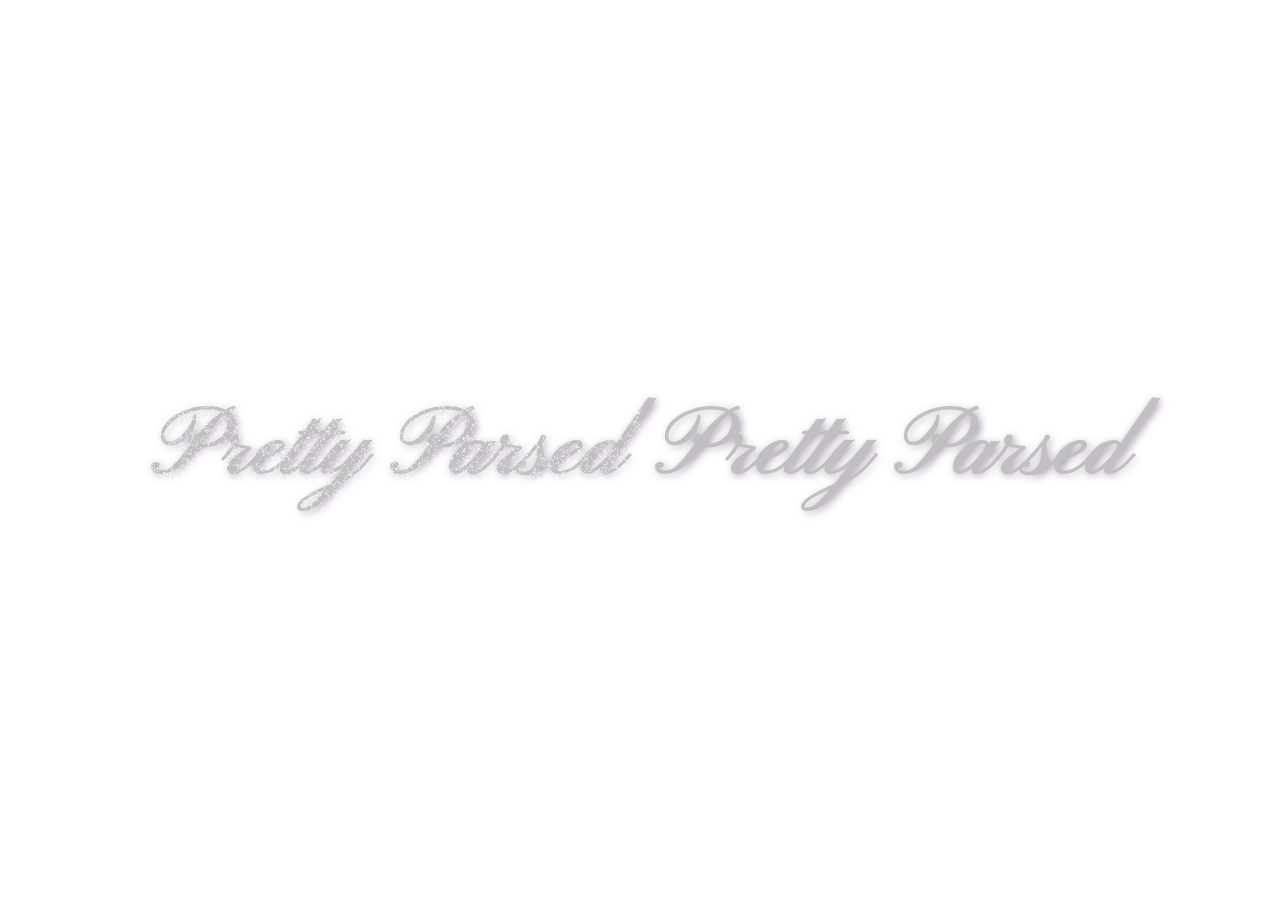
<file: web.html>
<!DOCTYPE html>
<html lang="en">
<head>
  <meta charset="UTF-8" />
  <meta name="viewport" content="width=device-width, initial-scale=1" />
  <style>
    @import url('https://fonts.googleapis.com/css2?family=Anton&display=swap');

    body {
      background: transparent;
      display: flex;
      justify-content: center;
      align-items: center;
      height: 100vh;
      margin: 0;
    }

    .container {
      position: relative;
      font-family: 'Anton', sans-serif;
      font-size: 6rem;
      color: silver;
      -webkit-text-stroke: 2px silver;
      text-stroke: 2px silver;
      user-select: none;
      padding: 0 1rem;
      text-shadow: 2px 2px 2px rgba(48, 0, 64, 0.6); /* dark purple shadow */
    }

    .sparkles-text {
      position: absolute;
      top: 0; left: 0; right: 0; bottom: 0;
      pointer-events: none;
      overflow: visible;
    }

    .sparkle {
      position: absolute;
      border-radius: 50%;
      background: white;
      filter: drop-shadow(0 0 1.5px white);
      opacity: 0.7;
      animation: glitter 1s infinite ease-in-out;
      transform-origin: center;
    }

    @keyframes glitter {
      0%, 100% {
        opacity: 0.8;
        transform: scale(1);
      }
      50% {
        opacity: 0.1;
        transform: scale(1.8);
      }
    }
  </style>
</head>
<body>

  <div class="container" id="text-container">
    Pretty Parsed
    <div class="sparkles-text" id="sparkles-text-container"></div>
  </div>

  <script>
    const sparklesText = document.getElementById('sparkles-text-container');

    const sparkleCountText = 7200;
    for (let i = 0; i < sparkleCountText; i++) {
      const sparkle = document.createElement('div');
      sparkle.classList.add('sparkle');
      sparkle.style.width = sparkle.style.height = (Math.random() * 1 + 0.3) + 'px';
      sparkle.style.top = Math.random() * 100 + '%';
      sparkle.style.left = Math.random() * 100 + '%';
      sparkle.style.animationDelay = (Math.random() * 1.5) + 's';
      sparkle.style.animationDuration = (Math.random() * 0.5 + 0.4) + 's';
      sparklesText.appendChild(sparkle);
    }
  </script>

</body>
</html>

<!DOCTYPE html>
<html lang="en">
<head>
  <meta charset="UTF-8" />
  <meta name="viewport" content="width=device-width, initial-scale=1" />
  <title>Ultra Sparkly Silver Text</title>
  <style>
    @import url('https://fonts.googleapis.com/css2?family=Pinyon+Script&display=swap');

    body {
      background: transparent;
      display: flex;
      justify-content: center;
      align-items: center;
      height: 100vh;
      margin: 0;
    }

    .container {
      position: relative;
      font-family: 'Pinyon Script', sans-serif;
      font-size: 6rem;
      color: silver;
      -webkit-text-stroke: 2px silver;
      text-stroke: 2px silver;
      user-select: none;
      padding: 0 1rem;
      text-shadow: 2px 2px 8px rgba(48, 0, 64, 0.6); /* dark purple shadow */
    }

    .sparkles-text {
      position: absolute;
      top: 0; left: 0; right: 0; bottom: 0;
      pointer-events: none;
      overflow: visible;
    }

    .sparkle {
      position: absolute;
      border-radius: 50%;
      background: white;
      filter: drop-shadow(0 0 1.5px white);
      opacity: 0.7;
      animation: glitter 1s infinite ease-in-out;
      transform-origin: center;
    }

    @keyframes glitter {
      0%, 100% {
        opacity: 0.8;
        transform: scale(1);
      }
      50% {
        opacity: 0.1;
        transform: scale(1.8);
      }
    }
  </style>
</head>
<body>

  <div class="container" id="text-container">
    Pretty Parsed
    <div class="sparkles-text" id="sparkles-text-container"></div>
  </div>

  <script>
    const sparklesText = document.getElementById('sparkles-text-container');

    // 7200 sparkles (3x the previous 2400)
    const sparkleCountText = 7200;
    for (let i = 0; i < sparkleCountText; i++) {
      const sparkle = document.createElement('div');
      sparkle.classList.add('sparkle');
      sparkle.style.width = sparkle.style.height = (Math.random() * 1 + 0.3) + 'px'; // same size range as before
      sparkle.style.top = Math.random() * 100 + '%';
      sparkle.style.left = Math.random() * 100 + '%';
      sparkle.style.animationDelay = (Math.random() * 1.5) + 's';
      sparkle.style.animationDuration = (Math.random() * 0.5 + 0.4) + 's';
      sparklesText.appendChild(sparkle);
    }
  </script>

</body>
</html>
</file>
<file: styles/styles.css>
body {
  background-image: url('1010.jpg');
  background-size: cover;
  background-position: center;
  background-repeat: no-repeat;
  background-attachment: fixed;
  color: white;
  margin: 0;
  padding-top: 80px;
}

.topbar {
  display: flex;
  justify-content: space-between;
  align-items: center;
  position: fixed;
  top: 0;
  left: 0;
  width: 100%;
  background: black;
  z-index: 9999;
  padding-bottom: 10px;
  border-bottom: 1px solid red;
}
h1 {
  font-size: 80px;
  letter-spacing: 2px;
  color: white;
  position: relative;
  z-index: 2;
}
h2 {
  font-weight: 700;
  font-size: 60px;
  color: white;
}

.header a {
  text-decoration: none;
}
.menu {
  display: flex;
  justify-content: center;
  flex-wrap: wrap;
  margin-top: 4px;
  gap: 20px;
  font-size: 17px;
  font-weight: 700;
  background-attachment: fixed;
  font-family: 'Overpass Mono', monospace;
}
.menu a {
  text-decoration: none;
  color: white;
  font-weight: 400;
  font-size: 17px;
  background-attachment: fixed;
  transition: color 0.3s ease;
}
.menu a:hover {
  color: aqua;
  background-attachment: fixed;
}
.menu span {
  color: #fff;
  font-weight: 300;
  background-attachment: fixed;
}

.social-icons {
  position: fixed;
  bottom: 20px;
  left: 50%;
  transform: translateX(-50%);
  display: flex;
  gap: 15px;
  justify-content: center;
  z-index: 10;
}
.social-icons a {
  font-size: 34px;
  color: white;
  text-decoration: none;
  background-color: rgb(39, 39, 39);
  border-radius: 10px;
}
.social-icons a:hover {
  color: #ff0000;
}

.glitch-wrapper {
  position: relative;
  margin-bottom: 15px;
  text-align: center;
}

.small-glitch {
  font-family: "Silkscreen", sans-serif;
  font-weight: 700;
  font-style: normal;

  font-size: 29px;
  letter-spacing: 2px;
  color: white;
  text-shadow: 0 0 10px red, 0 0 20px red, 0 0 30px red;
  position: relative;
  z-index: 2;
  margin-top: 10px;
}
.small-glitch::before,
.small-glitch::after {
  content: attr(data-text);
  position: absolute;
  left: 0;
  top: 0;
  width: 100%;
  opacity: 0.8;
  clip-path: inset(0 0 100% 0);
}
.small-glitch::before {
  color: white;
  animation: glitchTop 2s infinite linear alternate-reverse;
}
.small-glitch::after {
  color: aqua;
  animation: glitchBottom 1.5s infinite linear alternate-reverse;
}

@keyframes glitchTop {
  0% { clip-path: inset(0 0 100% 0); }
  10% { clip-path: inset(0 0 75% 0); }
  20% { clip-path: inset(10% 0 65% 0); }
  40% { clip-path: inset(20% 0 50% 0); }
  60% { clip-path: inset(30% 0 30% 0); }
  80% { clip-path: inset(40% 0 20% 0); }
  100% { clip-path: inset(50% 0 0% 0); }
}
@keyframes glitchBottom {
  0% { clip-path: inset(50% 0 0% 0); }
  20% { clip-path: inset(30% 0 20% 0); }
  40% { clip-path: inset(20% 0 30% 0); }
  60% { clip-path: inset(10% 0 50% 0); }
  80% { clip-path: inset(5% 0 60% 0); }
  100% { clip-path: inset(0% 0 100% 0); }
}
.glitch-wrapperhead {
  position: relative;
  margin-bottom: 10px;
  text-align: center;
}
.glitchhead {
  font-family: "UnifrakturMaguntia", cursive;
  font-size: 31px;
  letter-spacing: 2px;
  color: white;
  text-shadow: 0 0 10px red, 0 0 20px red, 0 0 30px red;
  position: relative;
  z-index: 2;
  margin-top: 13px;
  margin-bottom: 13px;
}

.scanline {
  position: relative;
  display: block;
  top: 0;
  left: 0;
  height: auto;
  width: 100%;
  overflow: hidden;
  pointer-events: none;
  z-index: 1;
}
.scanline::before {
  content: '';
  position: absolute;
  top: -100%;
  left: 0;
  width: 100%;
  height: 200%;
  background: repeating-linear-gradient(
    to bottom,
    transparent 0,
    rgba(255, 0, 0, 0.1) 1px,
    transparent 2px
  );
  animation: scan 2s linear infinite;
}
@keyframes scan {
  0% { top: -100%; }
  100% { top: 0%; }
}
.sparkle-container {
  position: absolute;
  top: 0;
  left: 0;
  width: 100%;
  height: 100%;
  pointer-events: none;
  z-index: 0;
}
.sparkle {
  position: absolute;
  width: 2px;
  height: 2px;
  background: red;
  opacity: 0;
  border-radius: 50%;
  animation: flicker 1s infinite ease-in-out;
}
@keyframes flicker {
  0%, 100% { opacity: 0; }
  10%, 90% { opacity: 1; }
}
.sr-only {
  position: absolute;
  width: 1px;
  height: 1px;
  padding: 0;
  overflow: hidden;
  clip: rect(0, 0, 0, 0);
  white-space: nowrap;
  border: 0;
}

.repo-grid {
  column-count: 4;
  column-gap: 15px;
  padding-left: 27px;
  padding-right: 27px;
  padding-bottom: 10px;
  padding-top: 24px;
  max-width: 1800px;
  margin: 15px;
}
.repo-card {
  background-color: #111;
  color: #fff;
  text-decoration: none;
  padding: 20px;
  border: 1px solid #444;
  border-radius: 10px;
  transition: all 0.3s ease;
  display: inline-block;
  margin-bottom: 15px;
  width: 100%;
  box-shadow: 0 0 10px red;
  box-sizing: border-box;
}
.repo-card h3 {
  margin-top: 0;
  margin-bottom: 8px;
  font-size: 24px;
  font-weight: 600;
  font-family: 'Overpass Mono', monospace;
  color: aqua;
}
.repo-card p {
  font-size: 17px;
  color: white;
  font-family: 'Titillium Web', sans-serif;
  margin-bottom: 25px;
}
.repo-card:hover {
  border-color: #ff0000;
}
.repo-card:hover h3 {
  color: #de9cf0;
}
.repo-card a {
  text-decoration: none;
}

.center-box {
  display: flex;
  justify-content: flex-start;
  background-color: #111;
  border-radius: 15px;
  padding: 20px 30px;
  max-width: 555px;
  margin-top: 40px;
  margin-bottom: 20px;
  box-shadow: 0 0 15px white;
  transition: transform 0.3s ease, box-shadow 0.3s ease;
  cursor: pointer;
}
.center-box:hover {
  transform: scale(1.02);
  box-shadow: 0 0 25px white;
}
.center-box img {
  height: 340px;
  width: auto;
  padding-left: 15px;
  border-radius: 10px;
  object-fit: contain;
  margin-right: 15px;
}
.center-box p {
  font-size: 18px;
  flex: 1;
  max-width: 380px;
  color: white;
  word-wrap: break-word;
  font-family: 'Overpass Mono', monospace;
  text-align: left;
}
.text-content h2 {
  margin: 0 0 8px 0;
  font-size: 26px;
  color: white;
}
.text-contentblack {
  margin: 0 0 8px 0;
  color: white;
}
p {
  margin: 0;
  font-size: 20px;
  color: white;
  font-family: 'Titillium Web', sans-serif;
}

.hero-flex-container {
  display: flex;
  justify-content: center;
  align-items: center;
  margin-top: 15px;
  flex-wrap: wrap;
  gap: 20px;
}

.canvasred {
  width: 220px;
  height: 240px;
  position: relative;
  background-color: transparent;
}
.canvasblack {
  width: 220px;
  height: 240px;
  position: relative;
  background-color: transparent;
}
.canvaswhite {
  width: 220px;
  height: 240px;
  position: relative;
  background-color: transparent;
}
.canvasred2 {
  width: 220px;
  height: 240px;
  position: relative;
  background-color: transparent;
}
.trianglered {
  position: absolute;
  width: 0;
  height: 0;
  filter: drop-shadow(0 0 1px black);
  animation: pulse1 5s ease-in-out infinite;
  transition: color 0.4s ease;
}
.triangleblack {
  position: absolute;
  width: 0;
  height: 0;
  filter: drop-shadow(0 0 1px white);
  animation: pulse2 5s ease-in-out infinite;
  transition: color 0.4s ease;
}
.trianglewhite {
  position: absolute;
  width: 0;
  height: 0;
  filter: drop-shadow(0 0 1px red);
  animation: pulse2 5s ease-in-out infinite;
  transition: color 0.4s ease;
}
.trianglered2 {
  position: absolute;
  width: 0;
  height: 0;
  filter: drop-shadow(0 0 1px white);
  animation: pulse2 5s ease-in-out infinite;
  transition: color 0.4s ease;
}

@keyframes pulse1 {
  0%, 100% {
    transform: translate(var(--x), var(--y)) rotate(var(--r)) scale(1);
  }
  50% {
    transform: translate(calc(var(--x) * 0.6), calc(var(--y) * 0.6)) rotate(var(--r)) scale(1.1);
  }
}
@keyframes pulse2 {
  0%, 100% {
    transform: translate(var(--x), var(--y)) rotate(var(--r)) scale(1);
  }
  50% {
    transform: translate(calc(var(--x) * 0.6), calc(var(--y) * 0.6)) rotate(var(--r)) scale(1.1);
  }
}
</file>
<file: styles.css>
body {
  background-image: url('bg.png');
  background-size: cover;
  background-position: center;
  background-repeat: no-repeat;
  background-attachment: fixed;
  color: white;
  margin: 0;
}
h1 {
  font-weight: 800;
  font-size: 75px;
  color: white;
  text-align: center;
  font-family: 'Syne Mono', monospace;
}
h2 {
  font-weight: 700;
  font-size: 60px;
  color: white;
  font-family: 'Syne Mono', monospace;
}
.header a {
  text-decoration: none;
}
.menu {
  display: flex;
  justify-content: center;
  flex-wrap: wrap;
  margin-top: 10px;
  gap: 20px;
  font-size: 23px;
  font-weight: 700;
  font-family: 'Overpass Mono', monospace;
}
.menu a {
  text-decoration: none;
  color: #fff;
  font-weight: 400;
  font-size: 23px;
  transition: color 0.3s ease;
}
.menu a:hover {
  color: #ff0000;
}
.menu span {
  color: #fff;
  font-weight: 300;
}
.social-icons {
  position: fixed;
  bottom: 20px;
  left: 50%;
  transform: translateX(-50%);
  display: flex;
  gap: 15px;
  justify-content: center;
  z-index: 10;
}
.social-icons a {
  font-size: 35px;
  color: white;
  text-decoration: none;
  background-color: rgb(39, 39, 39);
  border-radius: 10px;
}
.social-icons a:hover {
  color: #ff0000;
}
.glitch-wrapper {
  position: relative;
  margin-bottom: 15px;
  text-align: center;
}
.glitch {
  font-family: 'Syne Mono', monospace;
  font-size: 100px;
  letter-spacing: 2px;
  color: white;
  text-shadow: 0 0 10px red, 0 0 20px red, 0 0 30px red;
  position: relative;
  z-index: 2;
}
.glitch::before,
.glitch::after {
  content: attr(data-text);
  position: absolute;
  left: 0;
  top: 0;
  width: 100%;
  opacity: 0.8;
  clip-path: inset(0 0 100% 0);
}
.glitch::before {
  color: rgb(140, 0, 255);
  animation: glitchTop 2s infinite linear alternate-reverse;
}
.glitch::after {
  color: #00fff2;
  animation: glitchBottom 1.5s infinite linear alternate-reverse;
}
@keyframes glitchTop {
  0% { clip-path: inset(0 0 100% 0); }
  10% { clip-path: inset(0 0 75% 0); }
  20% { clip-path: inset(10% 0 65% 0); }
  40% { clip-path: inset(20% 0 50% 0); }
  60% { clip-path: inset(30% 0 30% 0); }
  80% { clip-path: inset(40% 0 20% 0); }
  100% { clip-path: inset(50% 0 0% 0); }
}
@keyframes glitchBottom {
  0% { clip-path: inset(50% 0 0% 0); }
  20% { clip-path: inset(30% 0 20% 0); }
  40% { clip-path: inset(20% 0 30% 0); }
  60% { clip-path: inset(10% 0 50% 0); }
  80% { clip-path: inset(5% 0 60% 0); }
  100% { clip-path: inset(0% 0 100% 0); }
}
.scanline {
  position: absolute;
  top: 0;
  left: 0;
  height: 100%;
  width: 80%;
  overflow: hidden;
  pointer-events: none;
  z-index: 1;
}
.scanline::before {
  content: '';
  position: absolute;
  top: -100%;
  left: 0;
  width: 80%;
  height: 200%;
  background: repeating-linear-gradient(
    to bottom,
    transparent 0,
    rgba(255, 0, 0, 0.1) 1px,
    transparent 2px
  );
  animation: scan 2s linear infinite;
}
@keyframes scan {
  0% { top: -100%; }
  100% { top: 0%; }
}
.sparkle-container {
  position: absolute;
  top: 0;
  left: 0;
  width: 100%;
  height: 100%;
  pointer-events: none;
  z-index: 0;
}
.sparkle {
  position: absolute;
  width: 2px;
  height: 2px;
  background: red;
  opacity: 0;
  border-radius: 50%;
  animation: flicker 1s infinite ease-in-out;
}
@keyframes flicker {
  0%, 100% { opacity: 0; }
  10%, 90% { opacity: 1; }
}
.sr-only {
  position: absolute;
  width: 1px;
  height: 1px;
  padding: 0;
  overflow: hidden;
  clip: rect(0, 0, 0, 0);
  white-space: nowrap;
  border: 0;
}
.repo-grid {
  display: grid;
  grid-template-columns: repeat(4, 1fr);
  gap: 15px;
  padding: 30px;
  max-width: 1800px;
  margin: auto;
}
.repo-card {
  background-color: #111;
  color: #fff;
  text-decoration: none;
  padding: 20px;
  border: 1px solid #444;
  border-radius: 10px;
  transition: all 0.3s ease;
  display: flex;
  flex-direction: column;
  justify-content: space-between;
  margin: 20px;
  box-shadow: 0 0 10px red;
}
.repo-card h3 {
  margin-top: 0;
  margin-bottom: 8px;
  font-size: 24px;
  font-weight: 600;
  font-family: 'Overpass Mono', monospace;
}
.repo-card p {
  font-size: 20px;
  color: #ccc;
  font-family: 'Titillium Web', sans-serif;
}
.repo-card:hover {
  color: #ff0000;
  border-color: #ff0000;
}
.center-box {
  display: flex;
  justify-content: flex-start;
  background-color: #111;
  border-radius: 15px;
  padding: 20px 30px;
  max-width: 600px;
  margin: 40px auto;
  box-shadow: 0 0 15px white;
  transition: transform 0.3s ease, box-shadow 0.3s ease;
  cursor: pointer;
}
.center-box:hover {
  transform: scale(1.02);
  box-shadow: 0 0 25px white;
}
.center-box img {
  height: 300px;
  width: auto;
  border-radius: 10px;
  object-fit: contain;
  margin-right: 20px;
}
.center-box p {
  font-size: 20px;
  flex: 1;
  max-width: 380px;
  word-wrap: break-word;
  font-family: "Overpass Mono", monospace;
  text-align: left;
}

.text-content h2 {
  margin: 0 0 8px 0;
  font-size: 26px;
  color: white;
}
.text-content p {
  margin: 0;
  font-size: 20px;
  color: #ccc;
}
.small-glitch {
  font-size: 36px;
}

.hero-flex-container {
  display: flex;
  justify-content: center;
  align-items: center;
  margin-top: 15px;
  flex-wrap: wrap;
  gap: 25px;
}

.canvasred {
  width: 240px;
  height: 240px;
  position: relative;
  background-color: transparent;
}
.canvasblack {
  width: 240px;
  height: 240px;
  position: relative;
  background-color: transparent;
}
.canvaswhite {
  width: 240px;
  height: 240px;
  position: relative;
  background-color: transparent;
}

.trianglered {
  position: absolute;
  width: 0;
  height: 0;
  filter: drop-shadow(0 0 1px white);
  animation: pulse1 5s ease-in-out infinite;
  transition: color 0.4s ease;
}
.triangleblack {
  position: absolute;
  width: 0;
  height: 0;
  filter: drop-shadow(0 0 1px red);
  animation: pulse2 5s ease-in-out infinite;
  transition: color 0.4s ease;
}
.trianglewhite {
  position: absolute;
  width: 0;
  height: 0;
  filter: drop-shadow(0 0 1px red);
  animation: pulse2 5s ease-in-out infinite;
  transition: color 0.4s ease;
}

@keyframes pulse1 {
  0%, 100% {
    transform: translate(var(--x), var(--y)) rotate(var(--r)) scale(1);
  }
  50% {
    transform: translate(calc(var(--x) * 0.6), calc(var(--y) * 0.6)) rotate(var(--r)) scale(1.1);
  }
}

@keyframes pulse2 {
  0%, 100% {
    transform: translate(var(--x), var(--y)) rotate(var(--r)) scale(1);
  }
  50% {
    transform: translate(calc(var(--x) * 0.6), calc(var(--y) * 0.6)) rotate(var(--r)) scale(1.1);
  }
}

@keyframes pulse3 {
  0%, 100% {
    transform: translate(var(--x), var(--y)) rotate(var(--r)) scale(1);
  }
  50% {
    transform: translate(calc(var(--x) * 0.6), calc(var(--y) * 0.6)) rotate(var(--r)) scale(1.1);
  }
}
</file>
